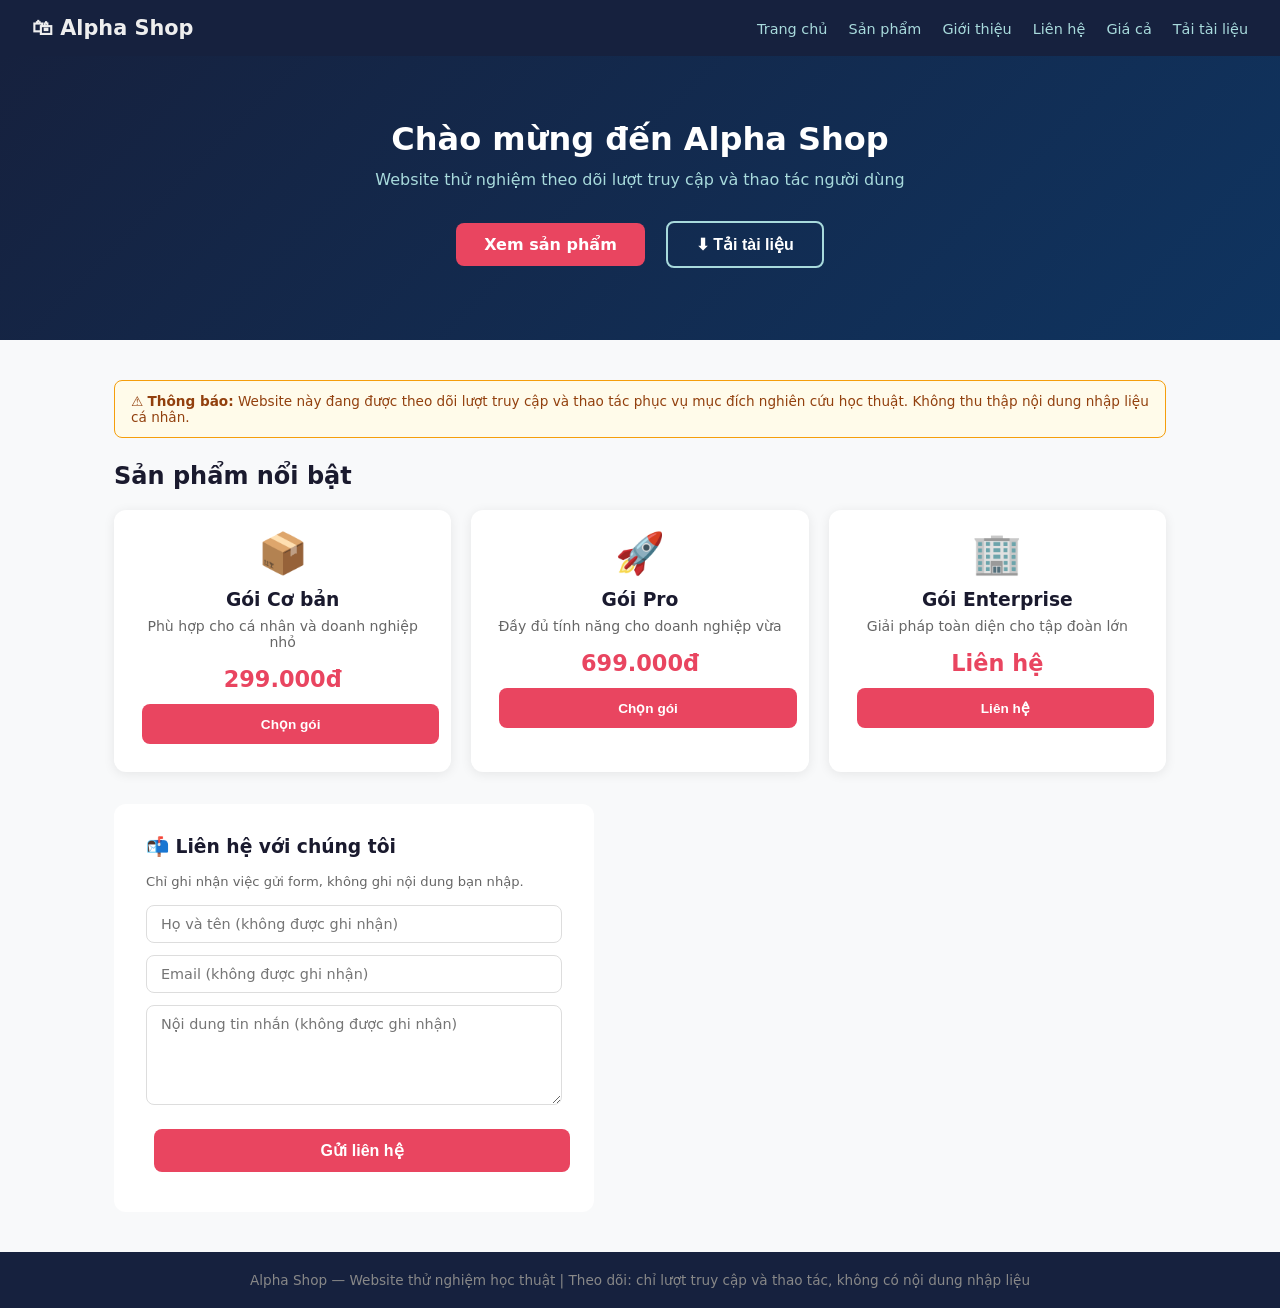
<file: BTL/Ma_nguon/demo-sites/site-alpha/index.html>
<!DOCTYPE html>
<html lang="vi">
<head>
  <meta charset="UTF-8">
  <meta name="viewport" content="width=device-width, initial-scale=1.0">
  <title>Alpha Shop — Website Thử 1</title>
  <style>
    * { box-sizing: border-box; margin: 0; padding: 0; }
    body { font-family: system-ui, sans-serif; background: #f8f9fa; color: #1a1a2e; }
    header {
      background: #16213e; color: #eee; padding: 16px 32px;
      display: flex; align-items: center; justify-content: space-between;
    }
    header h1 { font-size: 1.3rem; }
    nav a { color: #a8dadc; text-decoration: none; margin-left: 16px; font-size: .9rem; }
    .hero {
      background: linear-gradient(135deg, #16213e, #0f3460);
      color: white; text-align: center; padding: 64px 24px;
    }
    .hero h2 { font-size: 2rem; margin-bottom: 12px; }
    .hero p  { color: #a8dadc; margin-bottom: 24px; }
    .btn {
      display: inline-block; padding: 12px 28px; border-radius: 8px;
      font-weight: 600; cursor: pointer; border: none; font-size: 1rem;
      text-decoration: none; margin: 8px;
    }
    .btn-primary { background: #e94560; color: white; }
    .btn-outline { background: transparent; color: white; border: 2px solid #a8dadc; }
    .container { max-width: 1100px; margin: 0 auto; padding: 40px 24px; }
    .products { display: grid; grid-template-columns: repeat(auto-fit, minmax(200px, 1fr)); gap: 20px; }
    .product {
      background: white; border-radius: 12px; padding: 20px; text-align: center;
      box-shadow: 0 2px 12px rgba(0,0,0,.08);
    }
    .product h3 { margin: 12px 0 8px; }
    .product p  { color: #666; font-size: .88rem; margin-bottom: 16px; }
    .price { font-size: 1.4rem; font-weight: 700; color: #e94560; }
    footer { background: #16213e; color: #888; text-align: center; padding: 20px; font-size: .85rem; }
    .notice {
      background: #fffbea; border: 1px solid #f59e0b; border-radius: 8px;
      padding: 12px 16px; margin-bottom: 24px; font-size: .85rem; color: #92400e;
    }
    .contact-form { background: white; border-radius: 12px; padding: 32px; margin-top: 32px; max-width: 480px; }
    .contact-form h3 { margin-bottom: 16px; }
    .contact-form input, .contact-form textarea {
      width: 100%; border: 1px solid #ddd; border-radius: 8px;
      padding: 10px 14px; margin-bottom: 12px; font-size: .9rem; font-family: inherit;
    }
    textarea { height: 100px; resize: vertical; }
  </style>
</head>
<body>
  <header>
    <h1>🛍 Alpha Shop</h1>
    <nav>
      <a href="/home">Trang chủ</a>
      <a href="/products">Sản phẩm</a>
      <a href="/about">Giới thiệu</a>
      <a href="/contact">Liên hệ</a>
      <a href="/pricing">Giá cả</a>
      <a href="/download">Tải tài liệu</a>
    </nav>
  </header>

  <div class="hero">
    <h2>Chào mừng đến Alpha Shop</h2>
    <p>Website thử nghiệm theo dõi lượt truy cập và thao tác người dùng</p>
    <a href="#products" class="btn btn-primary">Xem sản phẩm</a>
    <button id="btn-download" class="btn btn-outline" data-wa-event="click" data-wa-target="#btn-download">
      ⬇ Tải tài liệu
    </button>
  </div>

  <div class="container">
    <div class="notice">
      ⚠️ <strong>Thông báo:</strong> Website này đang được theo dõi lượt truy cập và thao tác
      phục vụ mục đích nghiên cứu học thuật. Không thu thập nội dung nhập liệu cá nhân.
    </div>

    <h2 id="products" style="margin-bottom:20px">Sản phẩm nổi bật</h2>
    <div class="products">
      <div class="product">
        <div style="font-size:2.5rem">📦</div>
        <h3>Gói Cơ bản</h3>
        <p>Phù hợp cho cá nhân và doanh nghiệp nhỏ</p>
        <div class="price">299.000đ</div>
        <button class="btn btn-primary" style="margin-top:12px;width:100%;font-size:.85rem"
                id="btn-basic" data-wa-event="click" data-wa-target="#btn-basic">Chọn gói</button>
      </div>
      <div class="product">
        <div style="font-size:2.5rem">🚀</div>
        <h3>Gói Pro</h3>
        <p>Đầy đủ tính năng cho doanh nghiệp vừa</p>
        <div class="price">699.000đ</div>
        <button class="btn btn-primary" style="margin-top:12px;width:100%;font-size:.85rem"
                id="btn-pro" data-wa-event="click" data-wa-target="#btn-pro">Chọn gói</button>
      </div>
      <div class="product">
        <div style="font-size:2.5rem">🏢</div>
        <h3>Gói Enterprise</h3>
        <p>Giải pháp toàn diện cho tập đoàn lớn</p>
        <div class="price">Liên hệ</div>
        <button class="btn btn-primary" style="margin-top:12px;width:100%;font-size:.85rem"
                id="btn-enterprise" data-wa-event="click" data-wa-target="#btn-enterprise">Liên hệ</button>
      </div>
    </div>

    <!-- Form liên hệ — không thu thập nội dung nhập liệu -->
    <div class="contact-form">
      <h3>📬 Liên hệ với chúng tôi</h3>
      <p style="font-size:.82rem;color:#666;margin-bottom:16px">
        Chỉ ghi nhận việc gửi form, không ghi nội dung bạn nhập.
      </p>
      <form id="form-contact" data-wa-event="form_submit">
        <input type="text"  placeholder="Họ và tên (không được ghi nhận)">
        <input type="email" placeholder="Email (không được ghi nhận)">
        <textarea placeholder="Nội dung tin nhắn (không được ghi nhận)"></textarea>
        <button type="submit" class="btn btn-primary" style="width:100%">Gửi liên hệ</button>
      </form>
    </div>
  </div>

  <footer>
    <p>Alpha Shop — Website thử nghiệm học thuật | Theo dõi: chỉ lượt truy cập và thao tác, không có nội dung nhập liệu</p>
  </footer>

  <!-- Tracker tương thích cả XAMPP localhost (Port 80) và Built-in PHP (Port 8200) -->
  <script>
    var isXampp = window.location.port === '' || window.location.port === '80';
    var trackerSrc = isXampp ? '/web-analytics/public/assets/js/tracker.js' : 'http://127.0.0.1:8200/assets/js/tracker.js';
    var collectEndpoint = isXampp ? '/web-analytics/public/collect.php' : 'http://127.0.0.1:8200/collect.php';
    document.write('<script src="' + trackerSrc + '"><\/script>');
  </script>
  <script>
    // API key của Website 1 (Alpha Shop)
    var waApiKey = window.WA_API_KEY || 'dd44a8ced80e24265bff70e42a7bdfdd32dbf0264cadf77a1446e07d4ac3692d';
    if (typeof WA !== 'undefined') {
      WA.init({
        apiKey:       waApiKey,
        collectUrl:   collectEndpoint,
        sessionToken: localStorage.getItem('wa_session') || WA.newSession(),
      });
    }
  </script>
</body>
</html>
</file>
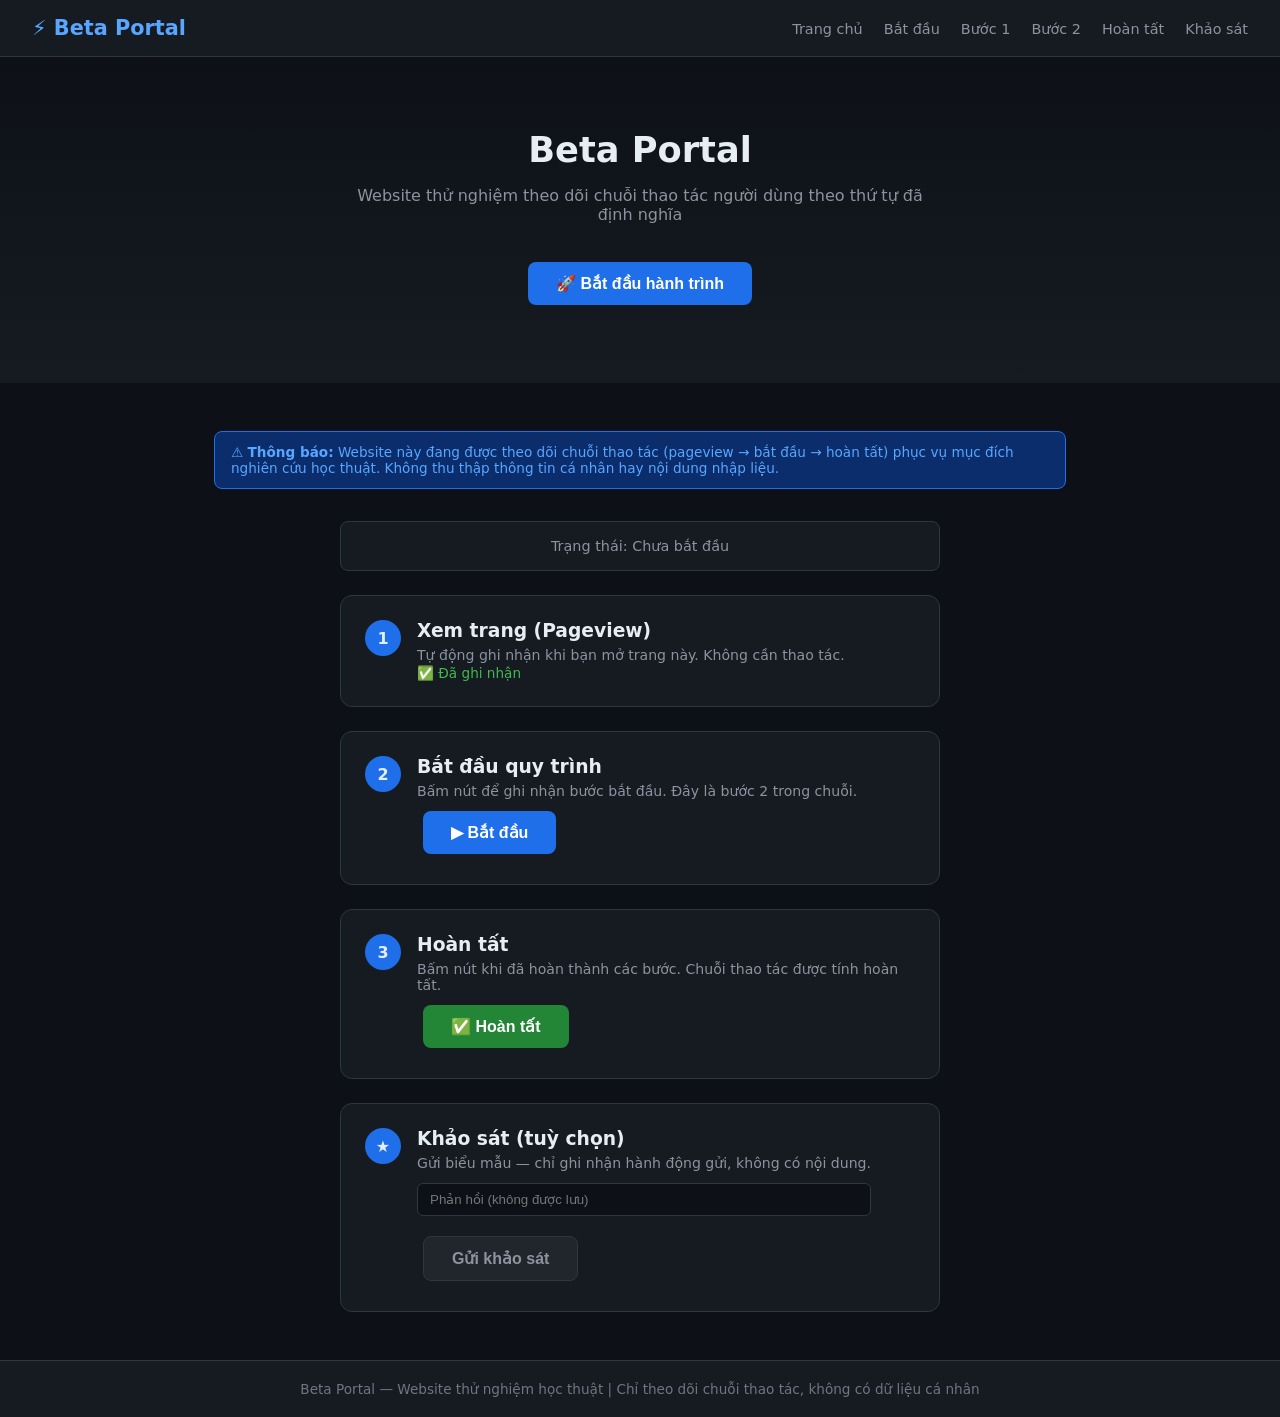
<file: BTL/Ma_nguon/demo-sites/site-beta/index.html>
<!DOCTYPE html>
<html lang="vi">
<head>
  <meta charset="UTF-8">
  <meta name="viewport" content="width=device-width, initial-scale=1.0">
  <title>Beta Portal — Website Thử 2</title>
  <style>
    * { box-sizing: border-box; margin: 0; padding: 0; }
    body { font-family: system-ui, sans-serif; background: #0d1117; color: #e6edf3; }
    header {
      background: #161b22; border-bottom: 1px solid #30363d;
      padding: 16px 32px; display: flex; align-items: center; justify-content: space-between;
    }
    header h1 { font-size: 1.3rem; color: #58a6ff; }
    nav a { color: #8b949e; text-decoration: none; margin-left: 16px; font-size: .9rem; }
    nav a:hover { color: #58a6ff; }
    .hero { text-align: center; padding: 72px 24px; background: linear-gradient(180deg, #0d1117, #161b22); }
    .hero h2 { font-size: 2.2rem; margin-bottom: 16px; }
    .hero p  { color: #8b949e; margin-bottom: 32px; max-width: 600px; margin-left: auto; margin-right: auto; }
    .btn {
      display: inline-block; padding: 12px 28px; border-radius: 8px;
      font-weight: 600; cursor: pointer; border: none; font-size: 1rem; margin: 6px;
      transition: all .2s;
    }
    .btn-blue   { background: #1f6feb; color: white; }
    .btn-blue:hover { background: #388bfd; }
    .btn-green  { background: #238636; color: white; }
    .btn-green:hover { background: #2ea043; }
    .btn-gray   { background: #21262d; color: #8b949e; border: 1px solid #30363d; }
    .container  { max-width: 900px; margin: 0 auto; padding: 48px 24px; }
    .steps {
      display: flex; flex-direction: column; gap: 24px; max-width: 600px; margin: 0 auto;
    }
    .step-card {
      background: #161b22; border: 1px solid #30363d; border-radius: 12px;
      padding: 24px; display: flex; align-items: flex-start; gap: 16px;
    }
    .step-num {
      width: 36px; height: 36px; border-radius: 50%; background: #1f6feb;
      display: flex; align-items: center; justify-content: center;
      font-weight: 700; flex-shrink: 0;
    }
    .step-card h3 { margin-bottom: 6px; }
    .step-card p  { color: #8b949e; font-size: .88rem; }
    .step-card .btn { margin-top: 12px; }
    .notice {
      background: #0c2d6b; border: 1px solid #1f6feb; border-radius: 8px;
      padding: 12px 16px; margin-bottom: 32px; font-size: .85rem; color: #58a6ff;
    }
    footer {
      background: #161b22; border-top: 1px solid #30363d;
      text-align: center; padding: 20px; color: #6e7681; font-size: .85rem;
    }
    #state-display {
      background: #161b22; border: 1px solid #30363d; border-radius: 8px;
      padding: 16px; text-align: center; font-size: .9rem; color: #8b949e;
      max-width: 600px; margin: 24px auto;
    }
    #state-display .completed { color: #3fb950; font-size: 1.2rem; font-weight: 700; }
  </style>
</head>
<body>
  <header>
    <h1>⚡ Beta Portal</h1>
    <nav>
      <a href="/home">Trang chủ</a>
      <a href="/start">Bắt đầu</a>
      <a href="/step1">Bước 1</a>
      <a href="/step2">Bước 2</a>
      <a href="/complete">Hoàn tất</a>
      <a href="/survey">Khảo sát</a>
    </nav>
  </header>

  <div class="hero">
    <h2>Beta Portal</h2>
    <p>Website thử nghiệm theo dõi chuỗi thao tác người dùng theo thứ tự đã định nghĩa</p>
    <button id="btn-start" class="btn btn-blue" data-wa-event="click" data-wa-target="#btn-start">
      🚀 Bắt đầu hành trình
    </button>
  </div>

  <div class="container">
    <div class="notice">
      ⚠️ <strong>Thông báo:</strong> Website này đang được theo dõi chuỗi thao tác
      (pageview → bắt đầu → hoàn tất) phục vụ mục đích nghiên cứu học thuật.
      Không thu thập thông tin cá nhân hay nội dung nhập liệu.
    </div>

    <div id="state-display">
      Trạng thái: <span id="state-text">Chưa bắt đầu</span>
    </div>

    <div class="steps">
      <div class="step-card">
        <div class="step-num">1</div>
        <div>
          <h3>Xem trang (Pageview)</h3>
          <p>Tự động ghi nhận khi bạn mở trang này. Không cần thao tác.</p>
          <span style="color:#3fb950;font-size:.85rem">✅ Đã ghi nhận</span>
        </div>
      </div>

      <div class="step-card">
        <div class="step-num">2</div>
        <div>
          <h3>Bắt đầu quy trình</h3>
          <p>Bấm nút để ghi nhận bước bắt đầu. Đây là bước 2 trong chuỗi.</p>
          <button id="btn-step2-start" class="btn btn-blue"
                  data-wa-event="click" data-wa-target="#btn-start">
            ▶ Bắt đầu
          </button>
        </div>
      </div>

      <div class="step-card">
        <div class="step-num">3</div>
        <div>
          <h3>Hoàn tất</h3>
          <p>Bấm nút khi đã hoàn thành các bước. Chuỗi thao tác được tính hoàn tất.</p>
          <button id="btn-complete" class="btn btn-green"
                  data-wa-event="click" data-wa-target="#btn-complete">
            ✅ Hoàn tất
          </button>
        </div>
      </div>

      <div class="step-card">
        <div class="step-num">★</div>
        <div>
          <h3>Khảo sát (tuỳ chọn)</h3>
          <p>Gửi biểu mẫu — chỉ ghi nhận hành động gửi, không có nội dung.</p>
          <form id="form-survey" style="margin-top:12px">
            <input type="text" placeholder="Phản hồi (không được lưu)"
                   style="background:#0d1117;border:1px solid #30363d;color:#e6edf3;
                          padding:8px 12px;border-radius:6px;width:100%;margin-bottom:8px">
            <button type="submit" class="btn btn-gray">Gửi khảo sát</button>
          </form>
        </div>
      </div>
    </div>
  </div>

  <footer>
    <p>Beta Portal — Website thử nghiệm học thuật | Chỉ theo dõi chuỗi thao tác, không có dữ liệu cá nhân</p>
  </footer>

  <!-- Tracker tương thích cả XAMPP localhost (Port 80) và Built-in PHP (Port 8200) -->
  <script>
    var isXampp = window.location.port === '' || window.location.port === '80';
    var trackerSrc = isXampp ? '/web-analytics/public/assets/js/tracker.js' : 'http://127.0.0.1:8200/assets/js/tracker.js';
    var collectEndpoint = isXampp ? '/web-analytics/public/collect.php' : 'http://127.0.0.1:8200/collect.php';
    document.write('<script src="' + trackerSrc + '"><\/script>');
  </script>
  <script>
    // API key của Website 2 (Beta Portal)
    var waApiKey = window.WA_API_KEY || 'dcdc1f9ebf8b3d7efa178157bbde2fd18ac8c9f45c79dc83cacb104daaa3a98d';
    if (typeof WA !== 'undefined') {
      WA.init({
        apiKey:       waApiKey,
        collectUrl:   collectEndpoint,
        sessionToken: localStorage.getItem('wa_session') || WA.newSession(),
      });
    }

    // Cập nhật trạng thái UI
    var started   = false;
    var completed = false;

    document.getElementById('btn-step2-start').addEventListener('click', function() {
      started = true;
      document.getElementById('state-text').textContent = '✅ Đã bắt đầu — chờ hoàn tất';
      document.getElementById('state-text').style.color = '#e3b341';
    });

    document.getElementById('btn-complete').addEventListener('click', function() {
      if (started) {
        completed = true;
        document.getElementById('state-display').innerHTML =
          '<span class="completed">🎉 Đã hoàn tất chuỗi thao tác!</span>';
      } else {
        document.getElementById('state-text').textContent =
          '⚠ Hãy bấm Bắt đầu trước khi hoàn tất';
        document.getElementById('state-text').style.color = '#f85149';
      }
    });
  </script>
</body>
</html>
</file>
